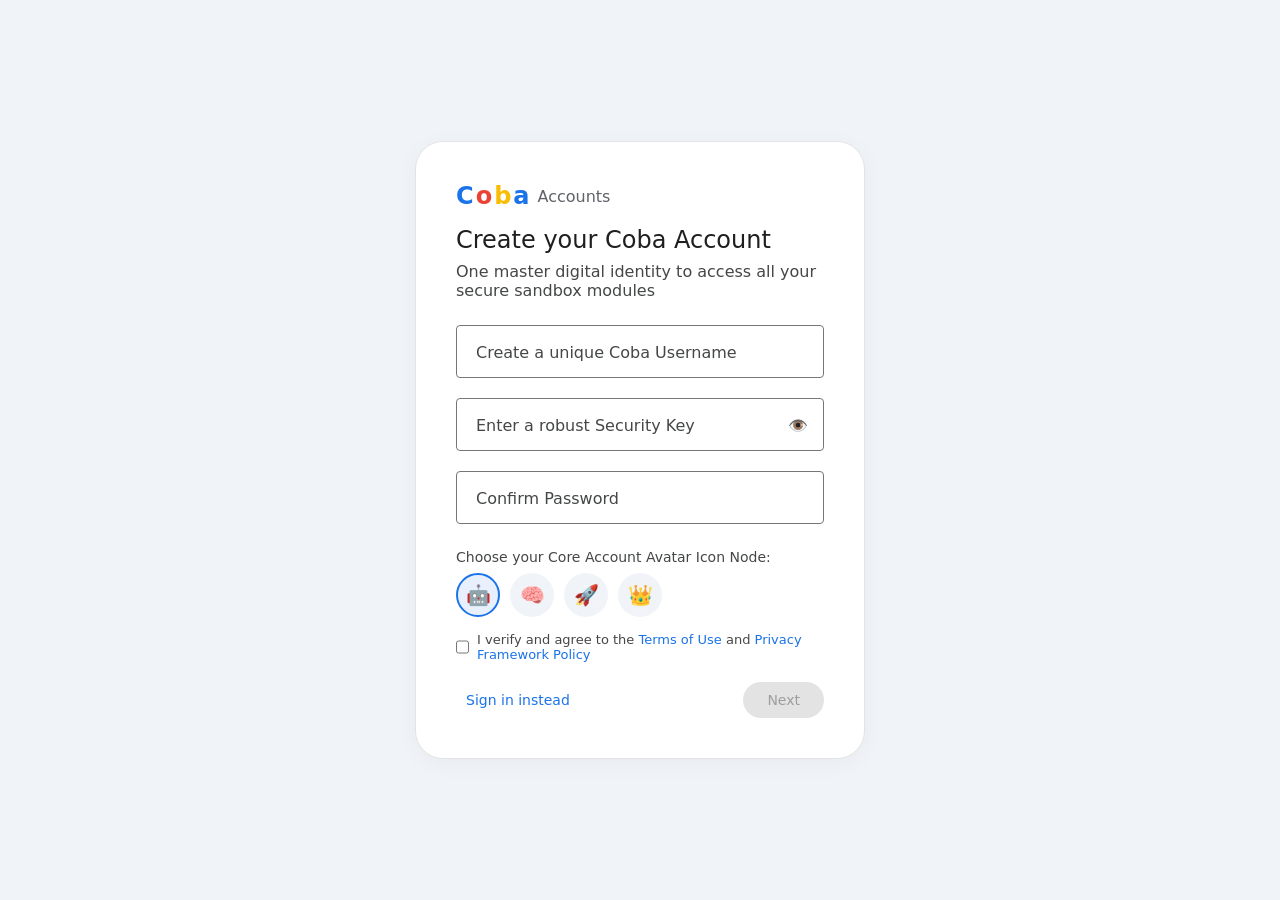
<file: index.html>
<!DOCTYPE html>
<html lang="en">
<head>
    <meta charset="UTF-8">
    <meta name="viewport" content="width=device-width, initial-scale=1.0">
    <title>Coba Accounts - Cloud Security Infrastructure</title>
    <link rel="stylesheet" href="style.css">
</head>
<body>

    <!-- 🔑 GLOBAL SECURITY ACCESS CONTAINER -->
    <div id="accountPortal" class="portal-overlay" style="display: flex;">
        <div class="portal-card">
            
            <!-- Branded Logo Header Node -->
            <div class="coba-logo-node">
                <span class="c-blue">C</span>
                <span class="c-red">o</span>
                <span class="c-yellow">b</span>
                <span class="c-blue">a</span>
                <span class="logo-sub">Accounts</span>
            </div>

            <h1 id="portalTitle">Create your Coba Account</h1>
            <p id="portalSub">One master digital identity to access all your secure sandbox modules</p>
            <!-- Interactive Form Input Grid Fields -->
            <div class="form-grid-stack">
                <div class="input-field-wrapper">
                    <input type="text" id="portalUser" class="material-field" placeholder=" " autocomplete="off">
                    <label for="portalUser">Create a unique Coba Username</label>
                </div>
                
                <div class="input-field-wrapper">
                    <input type="password" id="portalPass" class="material-field" placeholder=" ">
                    <label for="portalPass">Enter a robust Security Key</label>
                    <span class="password-toggle-eye" onclick="togglePasswordVisibility()">👁️</span>
                </div>

                <div class="input-field-wrapper confirmation-field" id="confirmFieldRow">
                    <input type="password" id="portalPassConfirm" class="material-field" placeholder=" ">
                    <label for="portalPassConfirm">Confirm Password</label>
                </div>
            </div>

            <!-- Custom User Badge Profile Avatar Choices Selector -->
            <div class="avatar-selector-section" id="avatarSection">
                <p class="avatar-title-label">Choose your Core Account Avatar Icon Node:</p>
                <div class="avatar-grid-chips">
                    <div class="avatar-chip active" onclick="selectProfileAvatar('🤖')">🤖</div>
                    <div class="avatar-chip" onclick="selectProfileAvatar('🧠')">🧠</div>
                    <div class="avatar-chip" onclick="selectProfileAvatar('🚀')">🚀</div>
                    <div class="avatar-chip" onclick="selectProfileAvatar('👑')">👑</div>
                </div>
            </div>
            <!-- Mandatory Compliance Documentation Rows -->
            <div id="legalCheckboxRow" class="terms-compliance-row">
                <input type="checkbox" id="legalAgreeCheck" onchange="validateCheckboxState()">
                <label for="legalAgreeCheck">I verify and agree to the <span class="blue-action-link" onclick="openLegalModal('terms')">Terms of Use</span> and <span class="blue-action-link" onclick="openLegalModal('policy')">Privacy Framework Policy</span></label>
            </div>
            
            <!-- Master Control Action Inputs Bar -->
            <div class="action-buttons-toolbar">
                <button id="portalToggleBtn" class="flat-action-btn" onclick="togglePortalMode()">Sign in instead</button>
                <button id="portalSubmitBtn" class="pill-action-btn" onclick="handleAccountAction()" disabled>Next</button>
            </div>
            
            <div id="portalStatusBox" class="portal-status-alert"></div>
        </div>
    </div>

    <!-- 📄 COMPLIANCE DOCUMENTS POP-UP WRAPPER SCREEN -->
    <div id="legalModalWindow" class="legal-modal-backdrop" onclick="closeLegalModal()">
        <div class="legal-modal-box" onclick="event.stopPropagation()">
            <h3 id="legalModalTitle">Regulatory Document</h3>
            <hr class="separator-line-bar">
            <div id="legalModalBody" class="legal-scroller-body"></div>
            <button class="pill-action-btn" onclick="closeLegalModal()" style="width: 100%; text-align: center; margin-top: 15px;">Close Document</button>
        </div>
    </div>
    <!-- 🖥️ MAIN COBA USER DASHBOARD SCREEN (HIDDEN UNTIL LOGIN) -->
    <div id="appContainer" style="display: none; width: 100vw; height: 100vh;">
        <div class="sidebar">
            <div class="sidebar-top">
                <div class="logo">⚙️ Coba ID Dashboard</div>
                
                
                <div class="profile-summary-card">
                    <div id="userAvatarDisplay" class="large-avatar-badge">🤖</div>
                    <div class="profile-info-block">
                        <div id="userBadge" class="user-id-title">@Guest</div>
                        <div id="userSecurityTier" class="security-tier-tag">Standard Access</div>
                    </div>
                </div>

                <!-- Dashboard Navigation Folder System -->
                <div class="folder-list">
                    <div id="navSecurity" class="folder-item active" onclick="switchDashboardTab('security')">🔒 Security Settings</div>
                    <div id="navProfile" class="folder-item" onclick="switchDashboardTab('profile')">👤 Personal Info</div>
                    <div id="navConnected" class="folder-item" onclick="switchDashboardTab('connected')">🌐 Connected Modules</div>
                </div>
            </div>
            
            <div class="sidebar-bottom">
                <hr class="separator-line-bar" style="margin-bottom: 12px;">
                <button class="flat-action-btn logout-btn" onclick="logoutAccount()" style="text-align: center; width: 100%;">🔒 Log Out</button>
            </div>
        </div>
        <!-- RIGHT PANEL: CONTENT MANAGEMENT WORKSPACE -->
        <div class="main-chat">
            <div class="chat-header">
                <div class="active-contact-title" id="tabMainHeader">Security Settings Core</div>
            </div>

            <div class="chat-display" id="tabContentWindow">
                <!-- 🔒 SECURITY TAB PANEL -->
                <div id="panelSecurity" class="tab-panel-view" style="display: block;">
                    <h3>Cryptographic Account Controls</h3>
                    <p style="color:#8696a0; margin-bottom:20px;">Manage verification layers, local session tokens, and key properties.</p>
                    
                    <div class="setting-item-row">
                        <div class="setting-text">
                            <strong>Two-Step Local Validation</strong>
                            <p>Require check verification states before logging in.</p>
                        </div>
                        <input type="checkbox" id="twoStepCheck" checked>
                    </div>

                    <div class="setting-item-row" style="margin-top: 15px;">
                        <div class="setting-text">
                            <strong>Local Storage Enclave Protection</strong>
                            <p>Isolate login credentials records safely inside the device core.</p>
                        </div>
                        <span style="color:#00a884; font-weight:bold;">Active Status</span>
                    </div>
                </div>
                <!-- 👤 PERSONAL INFO TAB PANEL -->
                <div id="panelProfile" class="tab-panel-view" style="display: none;">
                    <h3>Identity Metadata Management</h3>
                    <p style="color:#8696a0; margin-bottom:20px;">Review account parameters, custom aliases, and generation frameworks.</p>
                    
                    <div class="setting-item-row">
                        <div class="setting-text">
                            <strong>Platform Account Type</strong>
                            <p>Coba Master Account Profile Scope</p>
                        </div>
                        <span style="color:#4285F4; font-weight:bold;">Primary Dev Tier</span>
                    </div>

                    <div class="setting-item-row" style="margin-top: 15px;">
                        <div class="setting-text">
                            <strong>Global Legal Agreement Logs</strong>
                            <p>Tracks your confirmed status on legal compliance documents.</p>
                        </div>
                        <span style="color:#00a884; font-weight:bold;">Verified Verified</span>
                    </div>
                </div>

                <!-- 🌐 CONNECTED MODULES TAB PANEL -->
                <div id="panelConnected" class="tab-panel-view" style="display: none;">
                    <h3>Ecosystem Module Sync Matrices</h3>
                    <p style="color:#8696a0; margin-bottom:20px;">Manage which localized sandboxes connect to your Coba Account core.</p>
                    
                    <div class="setting-item-row">
                        <div class="setting-text">
                            <strong>📬 Coba Mail App Client</strong>
                            <p>Connected to push-button email database routing modules.</p>
                        </div>
                        <button class="pill-action-btn" style="background:#222e35; color:#ff8080; width:auto; border-radius:10px;" onclick="alert('Module disconnected safely.')">Disconnect</button>
                    </div>
                </div>
            </div>
        </div>
    </div>

    <!-- 🔗 Connects your giant styling layout and engine files together -->
    <script src="script.js"></script>
</body>
</html>
</file>
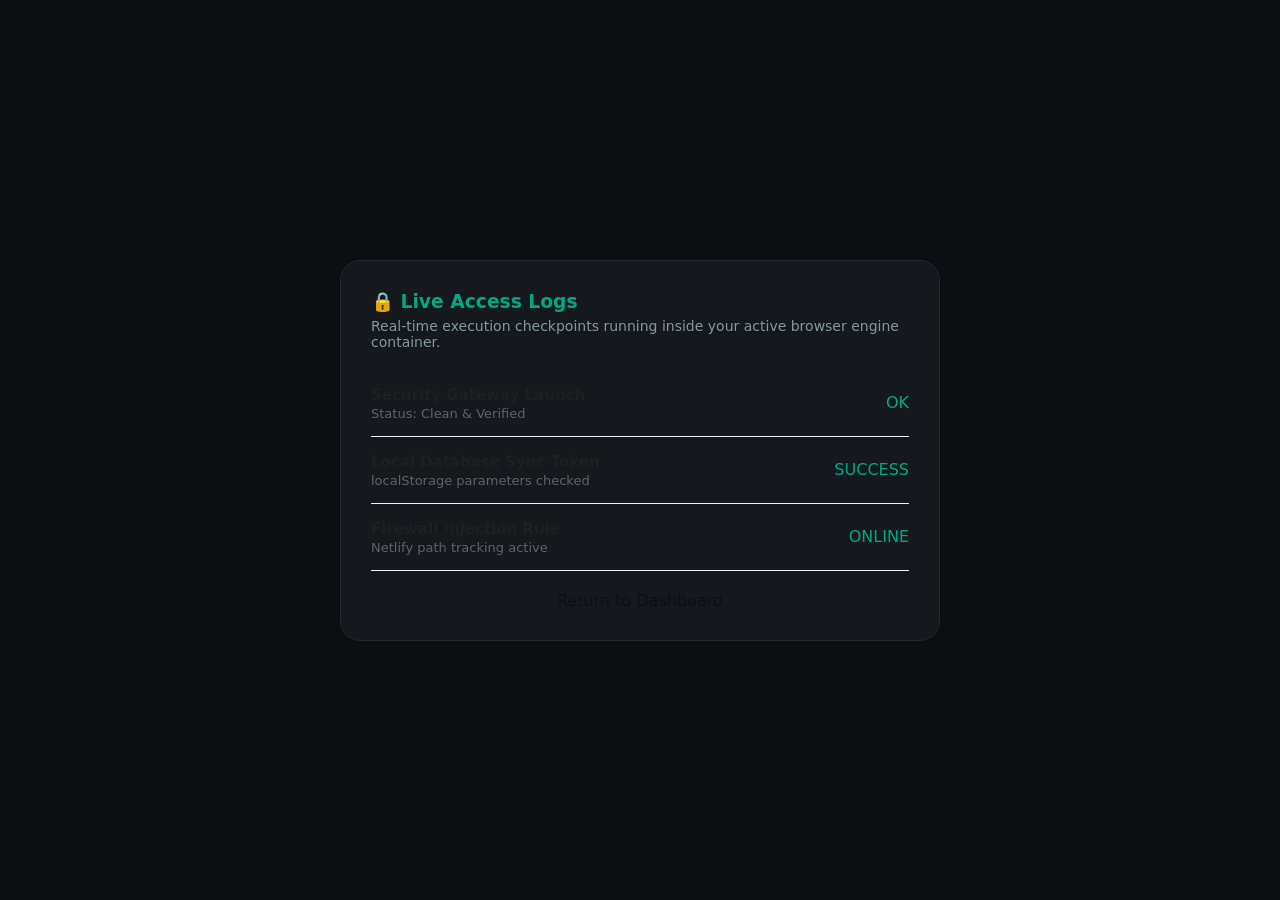
<file: activity.html>
<!DOCTYPE html>
<html lang="en">
<head>
    <meta charset="UTF-8">
    <title>Coba Accounts - Security Audit</title>
    <link rel="stylesheet" href="style.css">
</head>
<body class="dashboard-body" style="background:#0d0f12; padding:40px;">

    <div class="chat-display" style="max-width:600px; margin:50px auto; background:#15191e; border:1px solid #232931; padding:30px; border-radius:20px;">
        <h3 style="color:#00a884; margin-bottom:5px;">🔒 Live Access Logs</h3>
        <p style="color:#8696a0; font-size:14px; margin-bottom:20px;">Real-time execution checkpoints running inside your active browser engine container.</p>
        
        <div class="setting-item-row"><div class="setting-text"><strong>Security Gateway Launch</strong><p>Status: Clean & Verified</p></div><span style="color:#00a884;">OK</span></div>
        <div class="setting-item-row"><div class="setting-text"><strong>Local Database Sync Token</strong><p>localStorage parameters checked</p></div><span style="color:#00a884;">SUCCESS</span></div>
        <div class="setting-item-row"><div class="setting-text"><strong>Firewall Injection Rule</strong><p>Netlify path tracking active</p></div><span style="color:#00a884;">ONLINE</span></div>
        
        <a href="dashboard.html" class="action-submit-pill" style="display:block; text-align:center; text-decoration:none; margin-top:20px; color:#0d0f12;">Return to Dashboard</a>
    </div>

</body>
</html>
</file>
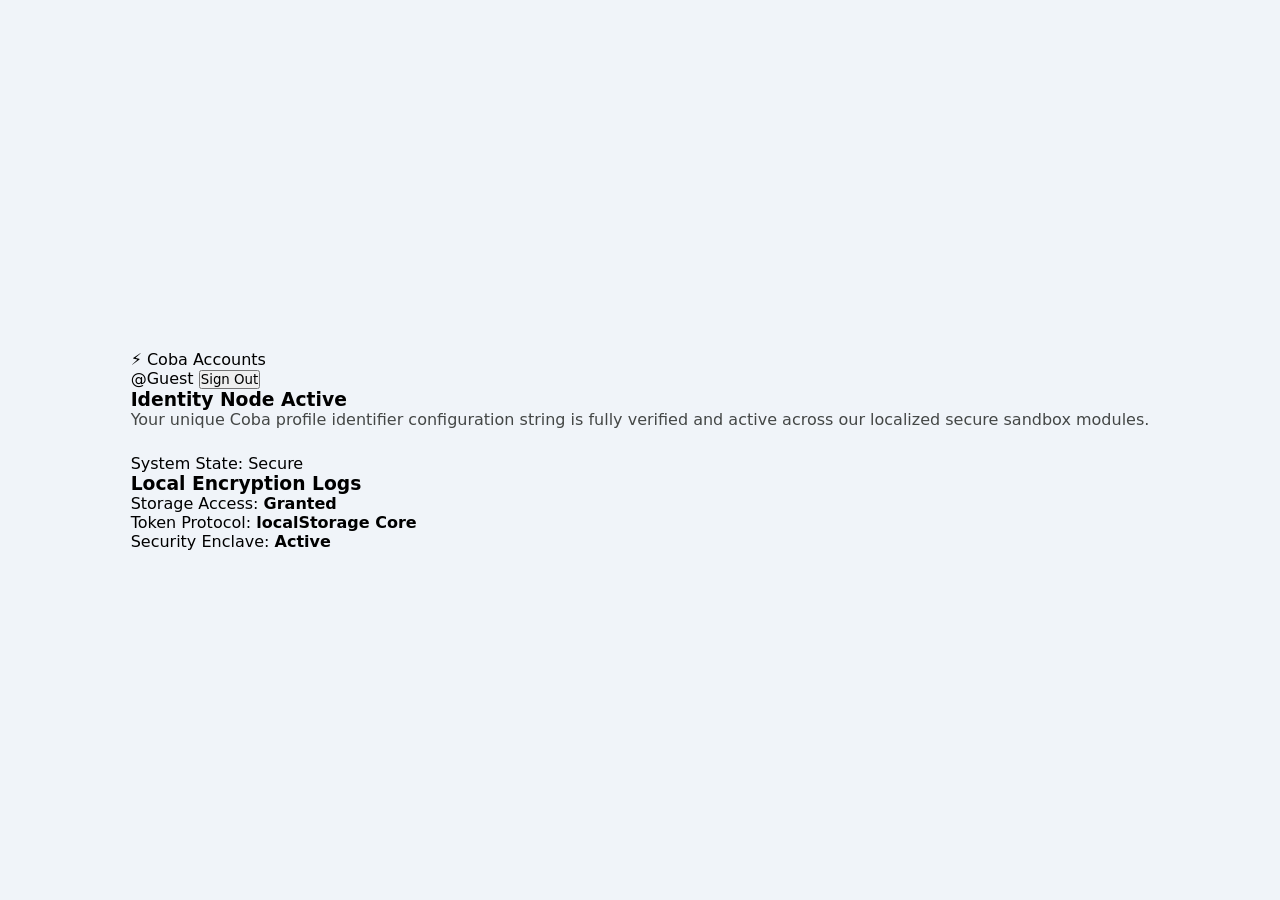
<file: dashboard.html>
<!DOCTYPE html>
<html lang="en">
<head>
    <meta charset="UTF-8">
    <meta name="viewport" content="width=device-width, initial-scale=1.0">
    <title>Coba Accounts - Core Dashboard</title>
    <link rel="stylesheet" href="style.css">
</head>
<body class="dashboard-body">

    <!-- MASTER WORKSPACE MATRIX PANEL -->
    <div class="dashboard-wrapper">
        <header class="dashboard-nav">
            <div class="nav-brand">⚡ Coba Accounts</div>
            <div class="user-session-badge">
                <span id="activeUserBadge">@Guest</span>
                <button class="logout-pill" onclick="triggerSessionTermination()">Sign Out</button>
            </div>
        </header>

        <main class="dashboard-grid">
            <!-- Left Command Panel Cards -->
            <div class="grid-card accent-card">
                <h3>Identity Node Active</h3>
                <p>Your unique Coba profile identifier configuration string is fully verified and active across our localized secure sandbox modules.</p>
                <div class="system-indicator">
                    <span class="pulse-dot"></span> System State: Secure
                </div>
            </div>

            <!-- Right Cryptographic Metric Log Cards -->
            <div class="grid-card">
                <h3>Local Encryption Logs</h3>
                <div class="log-stack">
                    <div class="log-row"><span>Storage Access:</span> <strong class="green-text">Granted</strong></div>
                    <div class="log-row"><span>Token Protocol:</span> <strong>localStorage Core</strong></div>
                    <div class="log-row"><span>Security Enclave:</span> <strong>Active</strong></div>
                </div>
            </div>
        </main>
    </div>

    <script>
        // Automatic session tracking script logic rules
        document.addEventListener("DOMContentLoaded", () => {
            let user = localStorage.getItem("cobaActiveUser") || "Guest";
            document.getElementById("activeUserBadge").innerText = "@" + user;
        });

        function triggerSessionTermination() {
            localStorage.removeItem("cobaActiveUser");
            window.location.href = "index.html"; // Reroutes right back to the login shield page
        }
    </script>
</body>
</html>
</file>
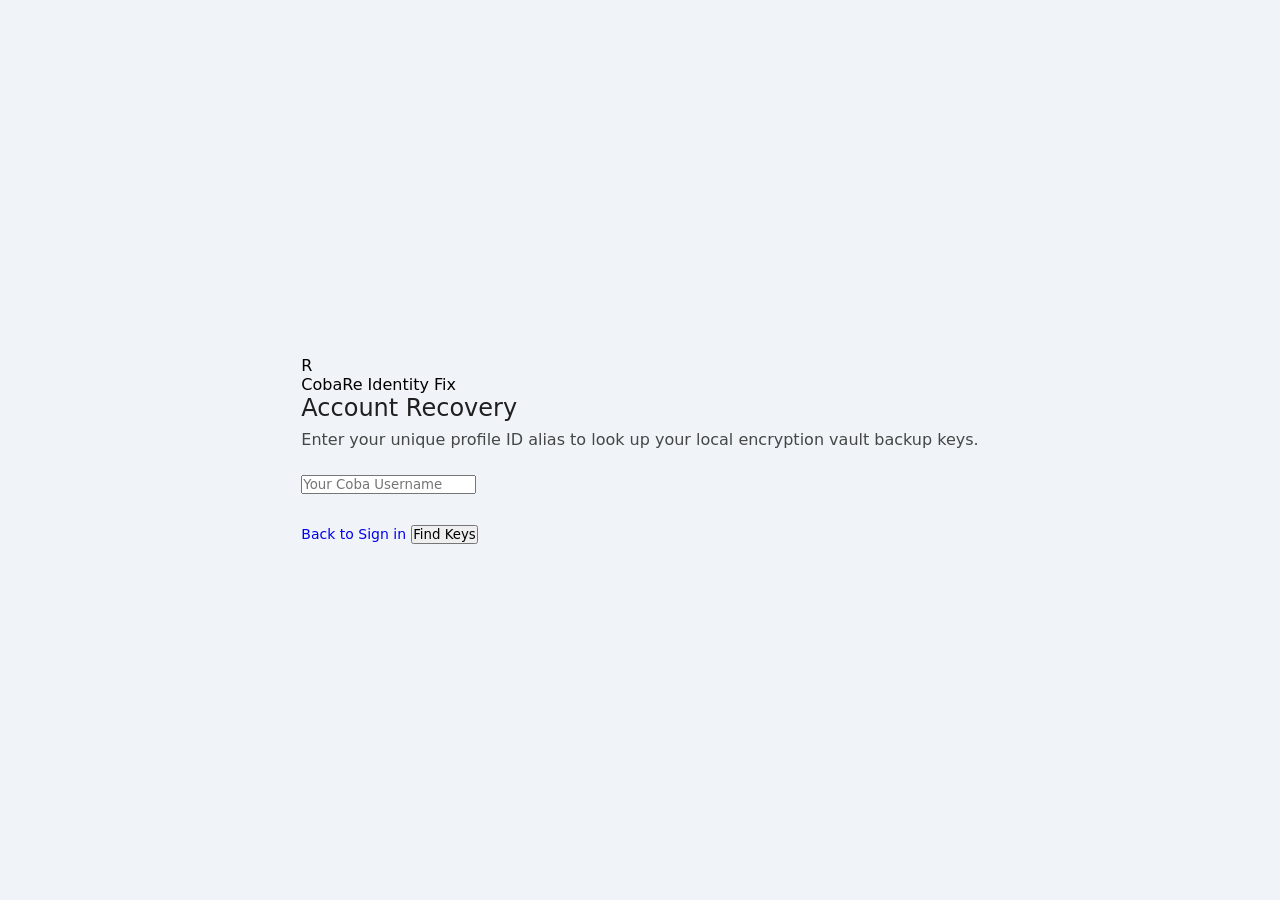
<file: recovery.html>
<!DOCTYPE html>
<html lang="en">
<head>
    <meta charset="UTF-8">
    <meta name="viewport" content="width=device-width, initial-scale=1.0">
    <title>Coba Accounts - Recovery Portal</title>
    <link rel="stylesheet" href="style.css">
</head>
<body>

    <div class="coba-auth-card">
        <div class="coba-brand-node">
            <div class="brand-glyph">R</div>
            <div class="brand-text-block">
                <span class="text-primary">CobaRe</span>
                <span class="text-secondary">Identity Fix</span>
            </div>
        </div>

        <h1>Account Recovery</h1>
        <p>Enter your unique profile ID alias to look up your local encryption vault backup keys.</p>

        <div class="auth-fields-stack">
            <div class="custom-field-box">
                <input type="text" id="recoveryUser" class="field-element" placeholder="Your Coba Username" autocomplete="off">
            </div>
        </div>

        <div class="controls-toolbar-block" style="margin-top: 30px;">
            <a href="index.html" class="link-action-btn" style="text-decoration:none; font-size:14px; padding-top:10px;">Back to Sign in</a>
            <button class="action-submit-pill" onclick="runRecoveryLookup()">Find Keys</button>
        </div>

        <div id="recoveryStatus" class="feedback-alert-box"></div>
    </div>

    <script>
        function runRecoveryLookup() {
            let user = document.getElementById("recoveryUser").value.trim();
            let box = document.getElementById("recoveryStatus");
            box.style.display = "block";
            
            let checkVault = localStorage.getItem("coba_id_" + user);
            if (checkVault) {
                box.className = "feedback-alert-box success";
                box.innerText = "🔑 Vault located! Your active verification key is: " + checkVault;
            } else {
                box.className = "feedback-alert-box error";
                box.innerText = "❌ No account matrix string found for that username alias.";
            }
        }
    </script>
</body>
</html>
</file>
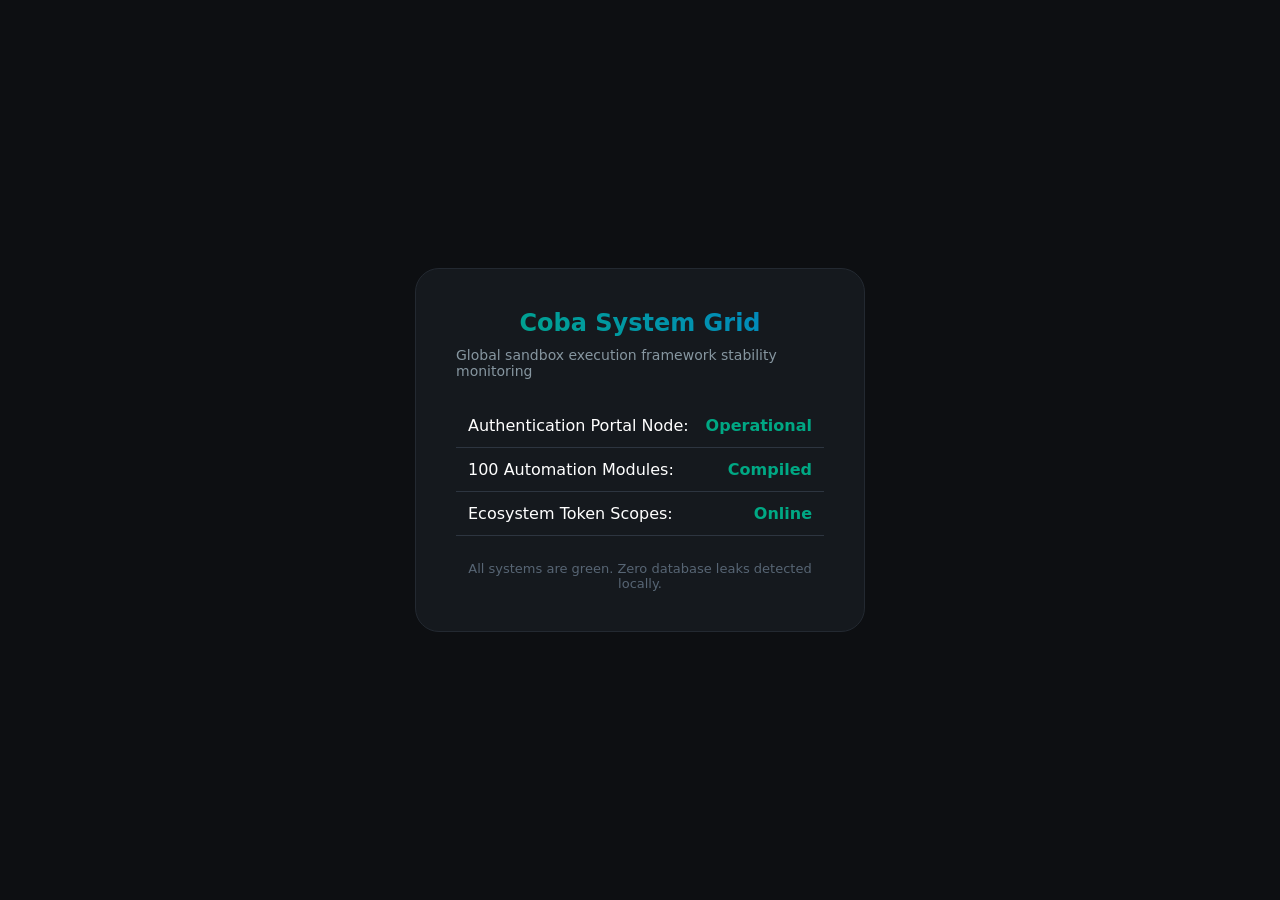
<file: status.html>
<!DOCTYPE html>
<html lang="en">
<head>
    <meta charset="UTF-8">
    <title>Coba Services - Operational Status</title>
    <link rel="stylesheet" href="style.css">
</head>
<body style="background:#0d0f12; color:#fff; display:flex; justify-content:center; align-items:center; height:100vh;">

    <div style="background:#15191e; padding:40px; border-radius:24px; border:1px solid #232931; width:100%; max-width:450px; text-align:center;">
        <h2 style="margin-bottom:10px; background:linear-gradient(45deg, #00a884, #0284c7); -webkit-background-clip:text; -webkit-text-fill-color:transparent;">Coba System Grid</h2>
        <p style="color:#8696a0; font-size:14px; margin-bottom:25px;">Global sandbox execution framework stability monitoring</p>
        
        <div style="display:flex; justify-content:space-between; padding:12px; border-bottom:1px solid #2d3540;"><span>Authentication Portal Node:</span> <strong style="color:#00a884;">Operational</strong></div>
        <div style="display:flex; justify-content:space-between; padding:12px; border-bottom:1px solid #2d3540;"><span>100 Automation Modules:</span> <strong style="color:#00a884;">Compiled</strong></div>
        <div style="display:flex; justify-content:space-between; padding:12px; border-bottom:1px solid #2d3540;"><span>Ecosystem Token Scopes:</span> <strong style="color:#00a884;">Online</strong></div>
        
        <div style="margin-top:25px; font-size:13px; color:#576574;">All systems are green. Zero database leaks detected locally.</div>
    </div>

</body>
</html>
</file>
<file: style.css>
* { box-sizing: border-box; margin: 0; padding: 0; font-family: 'Segoe UI', system-ui, sans-serif; }

body {
    background-color: #f0f4f9; /* Soft minimal gray foundation */
    display: flex;
    justify-content: center;
    align-items: center;
    height: 100vh;
    width: 100vw;
    overflow: hidden;
}

/* Centralized Sign-in Card Area */
.portal-overlay {
    position: fixed;
    top: 0; left: 0;
    width: 100vw; height: 100vh;
    background-color: #f0f4f9;
    display: flex;
    justify-content: center;
    align-items: center;
    z-index: 999;
}

.portal-card {
    background-color: #ffffff;
    padding: 40px;
    border-radius: 28px; /* Material Design curves */
    width: 100%;
    max-width: 450px;
    min-height: 520px;
    display: flex;
    flex-direction: column;
    box-shadow: 0 4px 24px rgba(0,0,0,0.04);
    border: 1px solid #e3e3e3;
}

/* Custom Lettering Branding Block */
.coba-logo-node {
    font-size: 24px;
    font-weight: 700;
    margin-bottom: 16px;
    display: flex;
    align-items: center;
    gap: 2px;
}
.c-blue { color: #1a73e8; }
.c-red { color: #ea4335; }
.c-yellow { color: #fbbc05; }
.logo-sub { color: #5f6368; font-weight: 400; font-size: 16px; margin-left: 6px; }

h1 { font-size: 24px; font-weight: 400; color: #1f1f1f; margin-bottom: 8px; text-align: left; }
p { font-size: 16px; color: #444746; margin-bottom: 25px; text-align: left; }

.form-grid-stack { display: flex; flex-direction: column; gap: 20px; margin-bottom: 15px; }

/* Floating Text Fields Mechanism */
.input-field-wrapper { position: relative; width: 100%; }
.material-field {
    width: 100%;
    padding: 16px;
    border: 1px solid #747775;
    border-radius: 4px;
    font-size: 16px;
    color: #1f1f1f;
    outline: none;
    background: transparent;
    transition: border 0.15s ease;
}
.material-field:focus { border: 2px solid #1a73e8; padding: 15px; }

.input-field-wrapper label {
    position: absolute;
    left: 16px;
    top: 50%;
    transform: translateY(-50%);
    color: #444746;
    font-size: 16px;
    pointer-events: none;
    transition: 0.15s ease all;
    background: #ffffff;
    padding: 0 4px;
}
.material-field:focus ~ label,
.material-field:not(:placeholder-shown) ~ label {
    top: 0;
    font-size: 12px;
    color: #1a73e8;
}

.password-toggle-eye { position: absolute; right: 16px; top: 50%; transform: translateY(-50%); cursor: pointer; user-select: none; z-index: 10; }
.confirmation-field { display: block; }
/* Avatar Chip Stack Selection Grid */
.avatar-selector-section { margin: 10px 0 15px 0; text-align: left; }
.avatar-title-label { font-size: 14px; color: #444746; margin-bottom: 8px; }
.avatar-grid-chips { display: flex; gap: 10px; }
.avatar-chip {
    width: 44px; height: 44px;
    background: #f0f4f9;
    border-radius: 50%;
    display: flex; justify-content: center; align-items: center;
    font-size: 20px; cursor: pointer;
    border: 2px solid transparent;
    transition: all 0.2s ease;
}
.avatar-chip.active { border-color: #1a73e8; background: #e8f0fe; }

/* Compliance Rule Layout Sections */
.terms-compliance-row { display: flex; align-items: center; gap: 8px; font-size: 13px; color: #444746; margin-bottom: 20px; text-align: left; }
.terms-compliance-row input { width: 16px; height: 16px; cursor: pointer; }
.blue-action-link { color: #1a73e8; cursor: pointer; font-weight: 500; }
.blue-action-link:hover { text-decoration: underline; }

/* Control Buttons Toolbar Block Elements */
.action-buttons-toolbar { display: flex; justify-content: space-between; align-items: center; margin-top: auto; }
.flat-action-btn { background: none; border: none; color: #1a73e8; font-size: 14px; font-weight: 500; cursor: pointer; padding: 10px; border-radius: 4px; }
.flat-action-btn:hover { background-color: #f6fafe; }

.pill-action-btn {
    background-color: #1a73e8; color: #ffffff; border: none;
    padding: 10px 24px; border-radius: 100px;
    font-size: 14px; font-weight: 500; cursor: pointer;
    transition: background 0.15s;
}
.pill-action-btn:hover:not(:disabled) { background-color: #1557b0; }
.pill-action-btn:disabled { background-color: #e3e3e3; color: #9e9e9e; cursor: not-allowed; }

/* Regulation Windows Modals Framework overlay panels */
.legal-modal-backdrop { display: none; position: fixed; top: 0; left: 0; width: 100vw; height: 100vh; background: rgba(0,0,0,0.4); justify-content: center; align-items: center; z-index: 1000; }
.legal-modal-box { background: #ffffff; padding: 30px; border-radius: 20px; max-width: 460px; width: 90%; border: 1px solid #e3e3e3; }
.legal-modal-box h3 { font-size: 18px; color: #1f1f1f; margin-bottom: 12px; }
.separator-line-bar { border: none; border-top: 1px solid #e3e3e3; margin: 10px 0; }
.legal-scroller-body { max-height: 40vh; overflow-y: auto; font-size: 14px; color: #444746; line-height: 1.5; padding-right: 5px; }

.portal-status-alert { font-size: 14px; margin-top: 12px; display: none; text-align: left; padding: 10px; border-radius: 4px; }
.portal-status-alert.success { color: #146c43; background-color: #d1e7dd; display: block; }
.portal-status-alert.error { color: #b02a37; background-color: #f8d7da; display: block; }

/* 🛡️ REAL INSIDE DASHBOARD ENVIRONMENT STYLING DESIGN MODULES */
.sidebar { width: 300px; background-color: #ffffff; display: flex; flex-direction: column; padding: 20px 15px; justify-content: space-between; border-right: 1px solid #e3e3e3; height: 100vh; }
.sidebar-top { display: flex; flex-direction: column; gap: 15px; }
.logo { font-size: 20px; font-weight: bold; color: #1f1f1f; padding-left: 10px; }

.profile-summary-card { display: flex; align-items: center; gap: 12px; background: #f0f4f9; padding: 15px; border-radius: 16px; margin: 5px 0; }
.large-avatar-badge { font-size: 32px; width: 48px; height: 48px; background: white; border-radius: 50%; display: flex; justify-content: center; align-items: center; }
.profile-info-block { display: flex; flex-direction: column; }
.user-id-title { font-weight: bold; color: #1f1f1f; font-size: 15px; }
.security-tier-tag { font-size: 12px; color: #5f6368; }

.folder-list { display: flex; flex-direction: column; gap: 4px; }
.folder-item { padding: 12px 16px; border-radius: 100px; cursor: pointer; font-size: 14px; font-weight: 500; color: #444746; }
.folder-item:hover { background-color: #f6fafe; }
.folder-item.active { background-color: #e8f0fe; color: #1a73e8; font-weight: bold; }

.logout-btn:hover { background-color: #f8d7da; color: #b02a37; }

.main-chat { flex: 1; display: flex; flex-direction: column; background-color: #f8f9fa; height: 100vh; }
.chat-header { background-color: #ffffff; padding: 20px; border-bottom: 1px solid #e3e3e3; }
.active-contact-title { font-size: 20px; font-weight: 500; color: #1f1f1f; }

.chat-display { flex: 1; overflow-y: auto; padding: 40px; background: #ffffff; max-width: 800px; width: 100%; margin: 30px auto; border-radius: 24px; border: 1px solid #e3e3e3; box-shadow: 0 2px 12px rgba(0,0,0,0.02); }
.tab-panel-view h3 { font-size: 20px; font-weight: 400; color: #1f1f1f; margin-bottom: 8px; }
.setting-item-row { display: flex; justify-content: space-between; align-items: center; padding: 15px 0; border-bottom: 1px solid #f0f4f9; }
.setting-text strong { font-size: 15px; color: #1f1f1f; }
.setting-text p { font-size: 13px; color: #5f6368; margin: 2px 0 0 0; }
</file>
